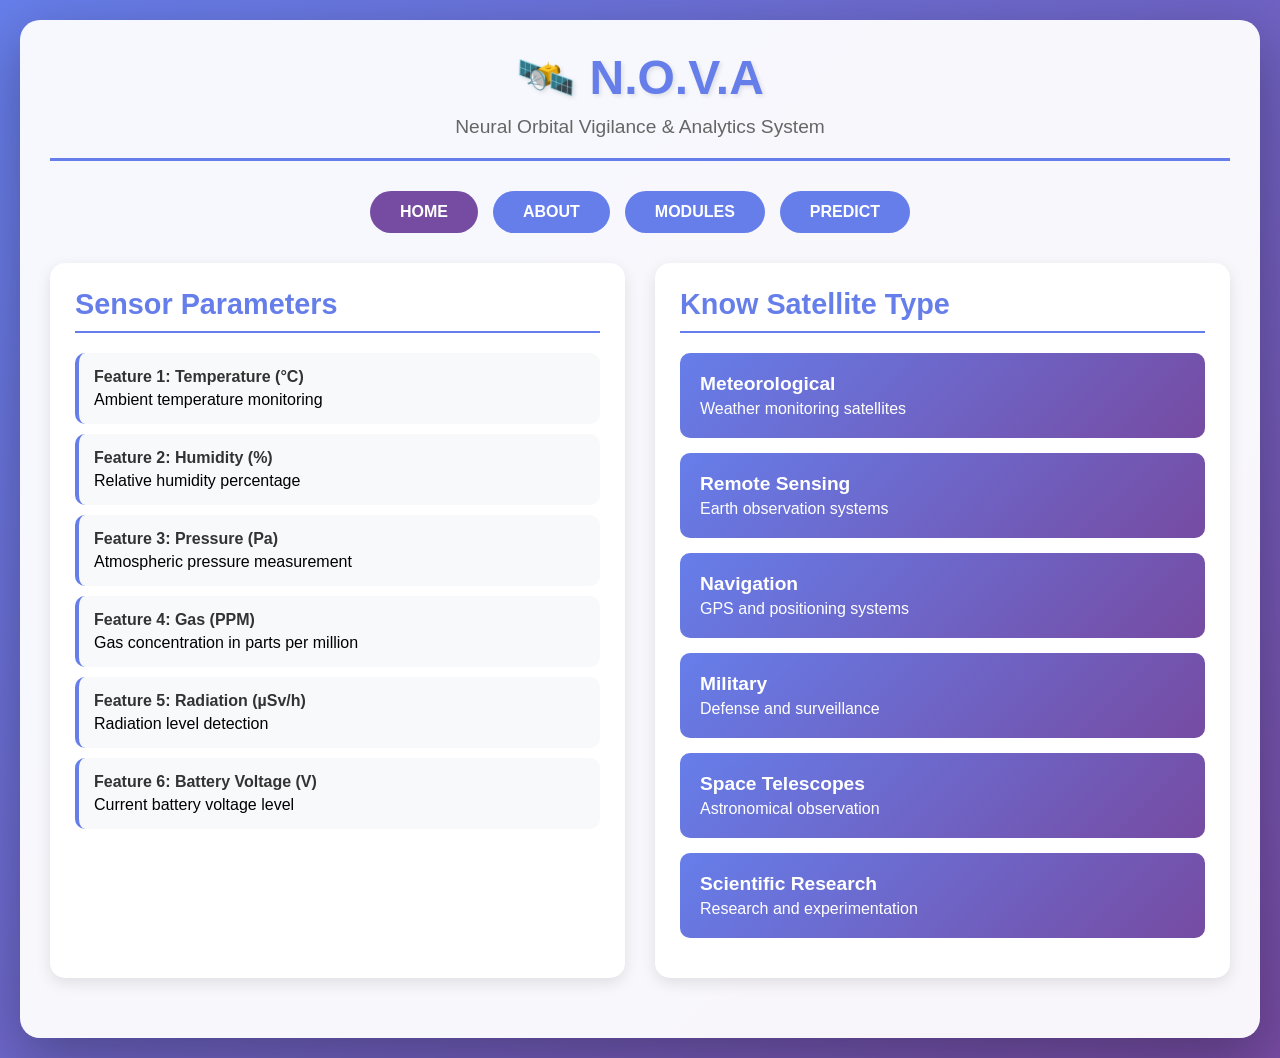
<file: Classification/templates/SPACE_DARK.html>
<!DOCTYPE html>
<html lang="en">
<head>
    <meta charset="UTF-8">
    <meta name="viewport" content="width=device-width, initial-scale=1.0">
    <title>N.O.V.A - Satellite Health Monitoring</title>
    <style>
        * {
            margin: 0;
            padding: 0;
            box-sizing: border-box;
        }

        body {
            font-family: 'Segoe UI', Tahoma, Geneva, Verdana, sans-serif;
            background: linear-gradient(135deg, #667eea 0%, #764ba2 100%);
            min-height: 100vh;
            padding: 20px;
        }

        .container {
            max-width: 1400px;
            margin: 0 auto;
            background: rgba(255, 255, 255, 0.95);
            border-radius: 20px;
            padding: 30px;
            box-shadow: 0 20px 60px rgba(0, 0, 0, 0.3);
        }

        header {
            text-align: center;
            margin-bottom: 30px;
            padding-bottom: 20px;
            border-bottom: 3px solid #667eea;
        }

        h1 {
            font-size: 3em;
            color: #667eea;
            text-shadow: 2px 2px 4px rgba(0, 0, 0, 0.1);
            margin-bottom: 10px;
        }

        .subtitle {
            font-size: 1.2em;
            color: #666;
        }

        nav {
            display: flex;
            justify-content: center;
            gap: 15px;
            margin-bottom: 30px;
            flex-wrap: wrap;
        }

        .nav-btn {
            padding: 12px 30px;
            background: #667eea;
            color: white;
            border: none;
            border-radius: 25px;
            cursor: pointer;
            font-size: 1em;
            font-weight: bold;
            transition: all 0.3s;
        }

        .nav-btn:hover {
            background: #764ba2;
            transform: translateY(-2px);
            box-shadow: 0 5px 15px rgba(0, 0, 0, 0.2);
        }

        .nav-btn.active {
            background: #764ba2;
        }

        .content-section {
            display: none;
            animation: fadeIn 0.5s;
        }

        .content-section.active {
            display: block;
        }

        @keyframes fadeIn {
            from { opacity: 0; transform: translateY(20px); }
            to { opacity: 1; transform: translateY(0); }
        }

        .main-grid {
            display: grid;
            grid-template-columns: 1fr 1fr;
            gap: 30px;
            margin-bottom: 30px;
        }

        .panel {
            background: white;
            border-radius: 15px;
            padding: 25px;
            box-shadow: 0 5px 15px rgba(0, 0, 0, 0.1);
        }

        .panel h2 {
            color: #667eea;
            margin-bottom: 20px;
            font-size: 1.8em;
            border-bottom: 2px solid #667eea;
            padding-bottom: 10px;
        }

        .feature-item {
            background: #f8f9fa;
            padding: 15px;
            margin-bottom: 10px;
            border-radius: 10px;
            border-left: 4px solid #667eea;
        }

        .feature-item h3 {
            color: #333;
            margin-bottom: 5px;
            font-size: 1em;
        }

        .satellite-type {
            background: linear-gradient(135deg, #667eea 0%, #764ba2 100%);
            color: white;
            padding: 20px;
            margin-bottom: 15px;
            border-radius: 10px;
            cursor: pointer;
            transition: all 0.3s;
        }

        .satellite-type:hover {
            transform: translateX(10px);
            box-shadow: 0 5px 15px rgba(0, 0, 0, 0.2);
        }

        .satellite-type h3 {
            font-size: 1.2em;
            margin-bottom: 5px;
        }

        .predict-panel {
            background: white;
            border-radius: 15px;
            padding: 25px;
            box-shadow: 0 5px 15px rgba(0, 0, 0, 0.1);
        }

        .form-grid {
            display: grid;
            grid-template-columns: repeat(auto-fit, minmax(250px, 1fr));
            gap: 15px;
            margin-bottom: 20px;
        }

        .form-group {
            display: flex;
            flex-direction: column;
        }

        .form-group label {
            color: #333;
            margin-bottom: 5px;
            font-weight: 600;
            font-size: 0.9em;
        }

        .form-group input {
            padding: 10px;
            border: 2px solid #ddd;
            border-radius: 8px;
            font-size: 1em;
            transition: border-color 0.3s;
        }

        .form-group input:focus {
            outline: none;
            border-color: #667eea;
        }

        .predict-btn {
            width: 100%;
            padding: 15px;
            background: linear-gradient(135deg, #667eea 0%, #764ba2 100%);
            color: white;
            border: none;
            border-radius: 10px;
            font-size: 1.2em;
            font-weight: bold;
            cursor: pointer;
            transition: all 0.3s;
        }

        .predict-btn:hover {
            transform: translateY(-2px);
            box-shadow: 0 10px 25px rgba(0, 0, 0, 0.2);
        }

        .results {
            margin-top: 25px;
            padding: 20px;
            background: #f8f9fa;
            border-radius: 10px;
            display: none;
        }

        .results.show {
            display: block;
            animation: slideIn 0.5s;
        }

        @keyframes slideIn {
            from { opacity: 0; transform: translateY(-20px); }
            to { opacity: 1; transform: translateY(0); }
        }

        .status-badge {
            display: inline-block;
            padding: 10px 20px;
            border-radius: 25px;
            font-weight: bold;
            font-size: 1.2em;
            margin: 10px 0;
        }

        .status-normal {
            background: #28a745;
            color: white;
        }

        .status-fault {
            background: #dc3545;
            color: white;
        }

        .model-results {
            display: grid;
            grid-template-columns: repeat(auto-fit, minmax(200px, 1fr));
            gap: 15px;
            margin-top: 20px;
        }

        .model-card {
            background: white;
            padding: 15px;
            border-radius: 10px;
            text-align: center;
            box-shadow: 0 3px 10px rgba(0, 0, 0, 0.1);
        }

        .model-card h4 {
            color: #667eea;
            margin-bottom: 10px;
        }

        .satellite-detail {
            background: white;
            border-radius: 15px;
            padding: 25px;
            margin-bottom: 20px;
            box-shadow: 0 5px 15px rgba(0, 0, 0, 0.1);
        }

        .satellite-detail img {
            width: 100%;
            max-height: 300px;
            object-fit: cover;
            border-radius: 10px;
            margin-bottom: 15px;
        }

        .satellite-detail h3 {
            color: #667eea;
            font-size: 1.8em;
            margin-bottom: 15px;
        }

        .satellite-detail p {
            line-height: 1.8;
            color: #555;
            margin-bottom: 10px;
        }

        .example-box {
            background: #f0f4ff;
            padding: 15px;
            border-radius: 10px;
            border-left: 4px solid #667eea;
            margin-top: 15px;
        }

        .algorithm-card {
            background: white;
            border-radius: 15px;
            padding: 25px;
            margin-bottom: 20px;
            box-shadow: 0 5px 15px rgba(0, 0, 0, 0.1);
            border-left: 5px solid #667eea;
        }

        .algorithm-card h3 {
            color: #667eea;
            margin-bottom: 15px;
            font-size: 1.5em;
        }

        .algorithm-card p {
            line-height: 1.8;
            color: #555;
            margin-bottom: 10px;
        }

        .sensor-card {
            background: linear-gradient(135deg, #667eea 0%, #764ba2 100%);
            color: white;
            border-radius: 15px;
            padding: 25px;
            margin-bottom: 20px;
            box-shadow: 0 5px 15px rgba(0, 0, 0, 0.2);
        }

        .sensor-card h3 {
            margin-bottom: 15px;
            font-size: 1.5em;
        }

        .sensor-card p {
            line-height: 1.8;
            margin-bottom: 10px;
        }

        @media (max-width: 768px) {
            .main-grid {
                grid-template-columns: 1fr;
            }
            
            h1 {
                font-size: 2em;
            }
        }
    </style>
</head>
<body>
    <div class="container">
        <header>
            <h1>🛰️ N.O.V.A</h1>
            <p class="subtitle">Neural Orbital Vigilance & Analytics System</p>
        </header>

        <nav>
            <button class="nav-btn active" onclick="showSection('home')">HOME</button>
            <button class="nav-btn" onclick="showSection('about')">ABOUT</button>
            <button class="nav-btn" onclick="showSection('modules')">MODULES</button>
            <button class="nav-btn" onclick="showSection('predict')">PREDICT</button>
        </nav>

        <!-- HOME Section -->
        <div id="home" class="content-section active">
            <div class="main-grid">
                <div class="panel">
                    <h2>Sensor Parameters</h2>
                    <div class="feature-item">
                        <h3>Feature 1: Temperature (°C)</h3>
                        <p>Ambient temperature monitoring</p>
                    </div>
                    <div class="feature-item">
                        <h3>Feature 2: Humidity (%)</h3>
                        <p>Relative humidity percentage</p>
                    </div>
                    <div class="feature-item">
                        <h3>Feature 3: Pressure (Pa)</h3>
                        <p>Atmospheric pressure measurement</p>
                    </div>
                    <div class="feature-item">
                        <h3>Feature 4: Gas (PPM)</h3>
                        <p>Gas concentration in parts per million</p>
                    </div>
                    <div class="feature-item">
                        <h3>Feature 5: Radiation (µSv/h)</h3>
                        <p>Radiation level detection</p>
                    </div>
                    <div class="feature-item">
                        <h3>Feature 6: Battery Voltage (V)</h3>
                        <p>Current battery voltage level</p>
                    </div>
                </div>

                <div class="panel">
                    <h2>Know Satellite Type</h2>
                    <div class="satellite-type" onclick="showSatelliteDetail('meteorological')">
                        <h3>Meteorological</h3>
                        <p>Weather monitoring satellites</p>
                    </div>
                    <div class="satellite-type" onclick="showSatelliteDetail('remote')">
                        <h3>Remote Sensing</h3>
                        <p>Earth observation systems</p>
                    </div>
                    <div class="satellite-type" onclick="showSatelliteDetail('navigation')">
                        <h3>Navigation</h3>
                        <p>GPS and positioning systems</p>
                    </div>
                    <div class="satellite-type" onclick="showSatelliteDetail('military')">
                        <h3>Military</h3>
                        <p>Defense and surveillance</p>
                    </div>
                    <div class="satellite-type" onclick="showSatelliteDetail('space')">
                        <h3>Space Telescopes</h3>
                        <p>Astronomical observation</p>
                    </div>
                    <div class="satellite-type" onclick="showSatelliteDetail('scientific')">
                        <h3>Scientific Research</h3>
                        <p>Research and experimentation</p>
                    </div>
                </div>
            </div>

            <div id="satelliteDetails" style="display: none;"></div>
        </div>

        <!-- ABOUT Section -->
        <div id="about" class="content-section">
            <div class="panel">
                <h2>About N.O.V.A System</h2>
                <p style="line-height: 1.8; color: #555; margin-bottom: 20px;">
                    The Neural Orbital Vigilance & Analytics (N.O.V.A) system is an advanced satellite health monitoring platform that leverages multiple machine learning algorithms to predict potential faults in satellite systems before they occur. This predictive maintenance approach helps prevent catastrophic failures and ensures continuous satellite operations.
                </p>
                
                <h3 style="color: #667eea; margin: 25px 0 15px;">Project Overview</h3>
                <p style="line-height: 1.8; color: #555; margin-bottom: 20px;">
                    This project combines hardware sensor integration with sophisticated machine learning models to create a comprehensive satellite health monitoring solution. The system collects real-time data from various sensors and processes it through multiple classification algorithms to detect anomalies and predict potential failures.
                </p>

                <h3 style="color: #667eea; margin: 25px 0 15px;">Arduino-Based Data Collection</h3>
                <p style="line-height: 1.8; color: #555; margin-bottom: 20px;">
                    The project utilizes an Arduino UNO microcontroller board as the central data acquisition unit. Multiple sensors are interfaced with the Arduino to collect critical satellite health parameters:
                </p>

                <div class="sensor-card">
                    <h3>🌡️ Temperature Sensor</h3>
                    <p>Monitors ambient and component temperatures to detect overheating conditions that could lead to system failures. Critical for thermal management in the vacuum of space.</p>
                </div>

                <div class="sensor-card">
                    <h3>💧 Humidity Sensor</h3>
                    <p>Measures relative humidity levels to prevent moisture-related damage in electronic components. Essential for detecting environmental control issues.</p>
                </div>

                <div class="sensor-card">
                    <h3>📏 Ultrasonic Sensor</h3>
                    <p>Provides distance measurements for proximity detection and collision avoidance. Simulates ranging sensors used in orbital positioning systems.</p>
                </div>

                <div class="sensor-card">
                    <h3>🔬 Gas Sensor (MQ Series)</h3>
                    <p>Detects harmful gas concentrations that could indicate electrical fires or component degradation. Critical for early fire detection in enclosed satellite systems.</p>
                </div>

                <div class="sensor-card">
                    <h3>☢️ Radiation Sensor</h3>
                    <p>Monitors ionizing radiation levels that can damage electronics in space. Tracks cumulative radiation exposure affecting satellite longevity.</p>
                </div>

                <div class="sensor-card">
                    <h3>🔴 IR Sensor (Infrared)</h3>
                    <p>Detects infrared radiation for thermal imaging and object detection. Used for monitoring component temperatures without physical contact.</p>
                </div>

                <h3 style="color: #667eea; margin: 25px 0 15px;">Dataset Generation</h3>
                <p style="line-height: 1.8; color: #555; margin-bottom: 20px;">
                    Initial data was collected from the Arduino sensor module under various simulated conditions. A Python script was then developed to augment this baseline data, generating a comprehensive dataset with realistic variations and edge cases. This synthetic data generation approach allowed us to create a robust training dataset covering scenarios that would be difficult or dangerous to replicate in real hardware testing.
                </p>

                <p style="line-height: 1.8; color: #555; margin-bottom: 20px;">
                    The final dataset includes 16 features (after dropping the timestamp column) representing various satellite health parameters, with a binary target variable (fault_flag) indicating whether a fault condition is present. This balanced dataset enables the machine learning models to learn patterns associated with both normal operations and fault conditions.
                </p>

                <h3 style="color: #667eea; margin: 25px 0 15px;">Machine Learning Pipeline</h3>
                <p style="line-height: 1.8; color: #555; margin-bottom: 20px;">
                    Seven different classification algorithms were trained on the dataset, each offering unique strengths in pattern recognition. This ensemble approach provides robust fault detection by combining multiple perspectives on the data. When predictions disagree, the system uses majority voting to determine the final classification, significantly reducing false positives and negatives.
                </p>
            </div>
        </div>

        <!-- MODULES Section -->
        <div id="modules" class="content-section">
            <div class="panel">
                <h2>Machine Learning Algorithms</h2>
                
                <div class="algorithm-card">
                    <h3>🌳 Decision Tree Classifier</h3>
                    <p>A tree-based model that makes decisions by splitting data based on feature values. Highly interpretable and excellent for understanding which features are most important for fault detection. Works by creating a flowchart-like structure where each internal node represents a test on a feature, each branch represents the outcome, and each leaf node represents a class label.</p>
                    <p><strong>Advantages:</strong> Easy to interpret, handles both numerical and categorical data, requires little data preprocessing.</p>
                </div>

                <div class="algorithm-card">
                    <h3>🎯 K-Nearest Neighbors (KNN)</h3>
                    <p>A non-parametric method that classifies data points based on the classes of their nearest neighbors. The algorithm finds the K closest training examples and assigns the most common class among them. Particularly effective for pattern recognition in sensor data where similar readings indicate similar conditions.</p>
                    <p><strong>Advantages:</strong> Simple to understand, no training phase required, adapts well to new patterns in data.</p>
                </div>

                <div class="algorithm-card">
                    <h3>📈 Logistic Regression</h3>
                    <p>A statistical model that uses a logistic function to model binary outcomes. Despite its name, it's a classification algorithm that estimates probabilities using a sigmoid function. Excellent for baseline performance and understanding feature relationships. Provides probability scores for predictions.</p>
                    <p><strong>Advantages:</strong> Computationally efficient, provides probability estimates, less prone to overfitting with proper regularization.</p>
                </div>

                <div class="algorithm-card">
                    <h3>🧠 Multi-Layer Perceptron (MLP) Neural Network</h3>
                    <p>A feedforward artificial neural network with multiple layers of neurons. Capable of learning complex non-linear relationships in the data through backpropagation. The network consists of an input layer, one or more hidden layers, and an output layer, with each connection having an associated weight that's adjusted during training.</p>
                    <p><strong>Advantages:</strong> Learns complex patterns, handles high-dimensional data well, can approximate any continuous function.</p>
                </div>

                <div class="algorithm-card">
                    <h3>🌲 Random Forest Classifier</h3>
                    <p>An ensemble learning method that constructs multiple decision trees during training and outputs the mode of their predictions. Reduces overfitting by averaging multiple trees and provides robust performance across various datasets. Each tree is trained on a random subset of features and data.</p>
                    <p><strong>Advantages:</strong> Highly accurate, handles missing values well, provides feature importance rankings, resistant to overfitting.</p>
                </div>

                <div class="algorithm-card">
                    <h3>⚡ Support Vector Classifier (SVC)</h3>
                    <p>A powerful algorithm that finds the optimal hyperplane separating different classes in high-dimensional space. Uses kernel tricks to handle non-linear decision boundaries. Particularly effective when there's a clear margin of separation between classes, making it ideal for binary fault detection.</p>
                    <p><strong>Advantages:</strong> Effective in high dimensions, memory efficient, versatile through different kernel functions.</p>
                </div>

                <div class="algorithm-card">
                    <h3>🚀 XGBoost Classifier</h3>
                    <p>An optimized gradient boosting algorithm that builds an ensemble of weak prediction models (typically decision trees) in a sequential manner. Each new tree corrects errors made by previous trees. Known for its speed, performance, and regularization capabilities. Widely used in machine learning competitions due to its exceptional accuracy.</p>
                    <p><strong>Advantages:</strong> Superior performance, handles missing data, built-in regularization prevents overfitting, parallel processing for speed.</p>
                </div>
            </div>

            <div class="panel" style="margin-top: 30px;">
                <h2>Arduino Hardware Components</h2>
                
                <div class="algorithm-card">
                    <h3>🔧 Arduino UNO Board</h3>
                    <p>The Arduino UNO is a microcontroller board based on the ATmega328P. It serves as the brain of our data acquisition system, featuring 14 digital input/output pins, 6 analog inputs, a 16 MHz ceramic resonator, a USB connection, a power jack, an ICSP header, and a reset button.</p>
                    <p><strong>Specifications:</strong> Operating Voltage: 5V, Input Voltage: 7-12V, Digital I/O Pins: 14, Analog Input Pins: 6, Flash Memory: 32 KB, SRAM: 2 KB, Clock Speed: 16 MHz.</p>
                    <p><strong>Role in Project:</strong> Collects data from all connected sensors, performs initial data processing, and transmits readings to the computer via serial communication for dataset generation.</p>
                </div>

                <div class="algorithm-card">
                    <h3>🌡️ DHT11/DHT22 Temperature & Humidity Sensor</h3>
                    <p>Digital sensor that measures temperature and relative humidity. Uses a capacitive humidity sensor and a thermistor to measure the surrounding air. Provides calibrated digital signal output through a single-wire interface.</p>
                    <p><strong>Applications:</strong> Monitors environmental conditions inside satellite compartments, detects thermal anomalies, tracks humidity levels that could affect electronics.</p>
                </div>

                <div class="algorithm-card">
                    <h3>📡 HC-SR04 Ultrasonic Sensor</h3>
                    <p>Non-contact distance measurement sensor using ultrasonic waves. Emits ultrasonic pulses and measures the time taken for echoes to return, calculating distance based on the speed of sound.</p>
                    <p><strong>Applications:</strong> Proximity detection, collision avoidance simulation, measuring vibration amplitude through distance changes, deployment mechanism monitoring.</p>
                </div>

                <div class="algorithm-card">
                    <h3>🔬 MQ-2/MQ-135 Gas Sensor</h3>
                    <p>Semiconductor gas sensor that detects various gases including LPG, propane, methane, hydrogen, alcohol, smoke, and carbon dioxide. Changes resistance based on gas concentration, providing analog voltage output.</p>
                    <p><strong>Applications:</strong> Early fire detection, outgassing detection from materials, air quality monitoring, identifying electrical component failures through unusual gas emissions.</p>
                </div>

                <div class="algorithm-card">
                    <h3>🔴 IR Sensor Module</h3>
                    <p>Infrared proximity sensor that detects objects and measures infrared radiation. Consists of an IR LED transmitter and a photodiode receiver. Can operate in both digital (object detection) and analog (distance measurement) modes.</p>
                    <p><strong>Applications:</strong> Non-contact temperature monitoring, object detection, tracking solar panel orientation, detecting mechanical failures through thermal signatures.</p>
                </div>

                <div class="algorithm-card">
                    <h3>☢️ Geiger Counter / Radiation Sensor</h3>
                    <p>Detects ionizing radiation including alpha, beta, and gamma particles. In our simulation, we model radiation exposure levels that satellites experience in various orbital environments.</p>
                    <p><strong>Applications:</strong> Cumulative radiation dose tracking, identifying high-radiation zones, predicting component degradation due to radiation exposure, ensuring safety margins.</p>
                </div>
            </div>
        </div>

        <!-- PREDICT Section -->
        <div id="predict" class="content-section">
            <div class="predict-panel">
                <h2 style="color: #667eea; margin-bottom: 25px;">🎯 Predict Satellite Health</h2>
                
                <form id="predictForm">
                    <div class="form-grid">
                        <div class="form-group">
                            <label>Temperature (°C)</label>
                            <input type="number" step="0.01" name="temperature_c" required>
                        </div>
                        <div class="form-group">
                            <label>Humidity (%)</label>
                            <input type="number" step="0.01" name="humidity_percent" required>
                        </div>
                        <div class="form-group">
                            <label>Pressure (Pa)</label>
                            <input type="number" step="0.01" name="pressure_pa" required>
                        </div>
                        <div class="form-group">
                            <label>Gas (PPM)</label>
                            <input type="number" step="0.01" name="gas_ppm" required>
                        </div>
                        <div class="form-group">
                            <label>Radiation (µSv/h)</label>
                            <input type="number" step="0.01" name="radiation_usv_h" required>
                        </div>
                        <div class="form-group">
                            <label>Battery Voltage (V)</label>
                            <input type="number" step="0.01" name="battery_voltage_v" required>
                        </div>
                        <div class="form-group">
                            <label>Solar Current (mA)</label>
                            <input type="number" step="0.01" name="solar_current_ma" required>
                        </div>
                        <div class="form-group">
                            <label>CPU Temperature (°C)</label>
                            <input type="number" step="0.01" name="cpu_temp_c" required>
                        </div>
                        <div class="form-group">
                            <label>Vibration (mm/s)</label>
                            <input type="number" step="0.01" name="vibration_mms" required>
                        </div>
                        <div class="form-group">
                            <label>Satellite Mode</label>
                            <input type="number" step="1" name="satellite_mode" required>
                        </div>
                        <div class="form-group">
                            <label>Region</label>
                            <input type="number" step="1" name="region" required>
                        </div>
                        <div class="form-group">
                            <label>Battery Voltage Next (V)</label>
                            <input type="number" step="0.01" name="battery_voltage_next" required>
                        </div>
                        <div class="form-group">
                            <label>Altitude (m)</label>
                            <input type="number" step="0.01" name="altitude_m" required>
                        </div>
                        <div class="form-group">
                            <label>Magnetic Field (µT)</label>
                            <input type="number" step="0.01" name="magnetic_field_uT" required>
                        </div>
                        <div class="form-group">
                            <label>Solar Panel Temp (°C)</label>
                            <input type="number" step="0.01" name="solar_panel_temp_c" required>
                        </div>
                        <div class="form-group">
                            <label>Gyro Stability Index</label>
                            <input type="number" step="0.01" name="gyro_stability_index" required>
                        </div>
                    </div>
                    
                    <button type="submit" class="predict-btn">🚀 Analyze Satellite Health</button>
                </form>

                <div id="results" class="results">
                    <h3 style="color: #667eea; margin-bottom: 15px;">Analysis Results</h3>
                    <div id="overallStatus"></div>
                    <div id="modelResults" class="model-results"></div>
                </div>
            </div>
        </div>
    </div>

    <script>
        function showSection(sectionId) {
            const sections = document.querySelectorAll('.content-section');
            const buttons = document.querySelectorAll('.nav-btn');
            
            sections.forEach(section => section.classList.remove('active'));
            buttons.forEach(btn => btn.classList.remove('active'));
            
            document.getElementById(sectionId).classList.add('active');
            event.target.classList.add('active');
        }

        function showSatelliteDetail(type) {
            const details = {
                meteorological: {
                    title: 'Meteorological Satellites',
                    image: 'https://images.unsplash.com/photo-1446776653964-20c1d3a81b06?w=800',
                    description: 'Meteorological satellites are specialized spacecraft designed to monitor Earth\'s weather and climate patterns. They orbit the planet continuously, capturing vital atmospheric data including cloud formations, temperature gradients, precipitation patterns, and storm systems.',
                    example: '<strong>Real-Life Example: GOES-R Series</strong><br>The Geostationary Operational Environmental Satellites (GOES) operated by NOAA provide continuous weather monitoring for the Americas. GOES-16 and GOES-17 capture high-resolution imagery every 30 seconds, enabling meteorologists to track hurricanes, severe storms, and weather fronts in real-time. These satellites have revolutionized weather forecasting, providing early warnings that save countless lives during natural disasters.'
                },
                remote: {
                    title: 'Remote Sensing Satellites',
                    image: 'https://images.unsplash.com/photo-1446776811953-b23d57bd21aa?w=800',
                    description: 'Remote sensing satellites are Earth observation platforms that capture detailed imagery and data about our planet\'s surface. Using various sensors including optical cameras, infrared detectors, and radar systems, they monitor land use, vegetation health, urban development, and environmental changes.',
                    example: '<strong>Real-Life Example: Landsat Program</strong><br>The Landsat series, a joint program by NASA and USGS, has been continuously observing Earth since 1972. Landsat 8 and 9 provide multispectral imagery with 30-meter resolution, enabling applications in agriculture, forestry, water resource management, and urban planning. The program has created an invaluable archive documenting 50+ years of planetary change, helping scientists track deforestation, glacier retreat, and urban expansion globally.'
                },
                navigation: {
                    title: 'Navigation Satellites',
                    image: 'https://images.unsplash.com/photo-1516849677043-ef67c9557e16?w=800',
                    description: 'Navigation satellites form the backbone of Global Navigation Satellite Systems (GNSS), providing precise positioning, navigation, and timing services worldwide. These satellites transmit radio signals that allow receivers on Earth to determine their exact location, velocity, and time with remarkable accuracy.',
                    example: '<strong>Real-Life Example: GPS Constellation</strong><br>The Global Positioning System (GPS) consists of 31 operational satellites orbiting at approximately 20,200 km altitude. Each satellite broadcasts precise timing signals, and GPS receivers use signals from at least four satellites to triangulate position with accuracy better than 5 meters. GPS has become essential for navigation, agriculture, surveying, aviation, and countless smartphone applications used by billions of people daily.'
                },
                military: {
                    title: 'Military Satellites',
                    image: 'https://images.unsplash.com/photo-1454789548928-9efd52dc4031?w=800',
                    description: 'Military satellites serve critical defense and intelligence functions including surveillance, reconnaissance, secure communications, missile warning, and signals intelligence. These classified systems provide strategic advantages in national security, enabling real-time battlefield awareness and secure command-and-control capabilities.',
                    example: '<strong>Real-Life Example: SBIRS (Space-Based Infrared System)</strong><br>The SBIRS constellation, operated by the U.S. Space Force, provides early warning of ballistic missile launches using sophisticated infrared sensors. These satellites detect the heat signatures of missile launches within seconds, providing critical warning time for defensive responses. SBIRS satellites operate in both geostationary and highly elliptical orbits, ensuring continuous global coverage for missile defense and strategic intelligence.'
                },
                space: {
                    title: 'Space Telescopes',
                    image: 'https://images.unsplash.com/photo-1462331940025-496dfbfc7564?w=800',
                    description: 'Space telescopes are astronomical observatories positioned beyond Earth\'s atmosphere, enabling unprecedented views of the universe without atmospheric distortion. These platforms observe across the electromagnetic spectrum from infrared to ultraviolet, revealing cosmic phenomena impossible to study from ground-based telescopes.',
                    example: '<strong>Real-Life Example: James Webb Space Telescope (JWST)</strong><br>Launched in 2021, the James Webb Space Telescope orbits at the L2 Lagrange point, 1.5 million km from Earth. With its 6.5-meter segmented mirror and infrared instruments cooled to -233°C, JWST peers into the earliest moments of the universe, observing galaxies formed just hundreds of millions of years after the Big Bang. It has already revolutionized our understanding of exoplanets, star formation, and galaxy evolution, capturing images of unprecedented clarity and scientific value.'
                },
                scientific: {
                    title: 'Scientific Research Satellites',
                    image: 'https://images.unsplash.com/photo-1516339901601-2e1b62dc0c45?w=800',
                    description: 'Scientific research satellites conduct experiments and gather data across various scientific disciplines including physics, biology, materials science, and Earth sciences. These platforms provide unique microgravity environments and vantage points for studying phenomena impossible to observe on Earth.',
                    example: '<strong>Real-Life Example: International Space Station (ISS)</strong><br>While technically a space station rather than a satellite, the ISS represents humanity\'s premier orbital research laboratory. Orbiting at 400 km altitude with continuous human presence since 2000, it hosts hundreds of experiments studying protein crystallization, combustion physics, plant growth in microgravity, human physiology, and materials science. Research conducted aboard the ISS has led to advances in drug development, water purification, and our understanding of long-duration spaceflight effects on the human body.'
                }
            };

            const detail = details[type];
            const detailsDiv = document.getElementById('satelliteDetails');
            
            detailsDiv.innerHTML = `
                <div class="satellite-detail">
                    <img src="${detail.image}" alt="${detail.title}">
                    <h3>${detail.title}</h3>
                    <p>${detail.description}</p>
                    <div class="example-box">
                        <p>${detail.example}</p>
                    </div>
                </div>
            `;
            
            detailsDiv.style.display = 'block';
            detailsDiv.scrollIntoView({ behavior: 'smooth' });
        }

        document.getElementById('predictForm').addEventListener('submit', async (e) => {
            e.preventDefault();
            
            const formData = new FormData(e.target);
            const data = Object.fromEntries(formData.entries());
            
            try {
                const response = await fetch('/predict', {
                    method: 'POST',
                    headers: {
                        'Content-Type': 'application/json'
                    },
                    body: JSON.stringify(data)
                });
                
                const result = await response.json();
                
                if (result.success) {
                    const resultsDiv = document.getElementById('results');
                    const overallStatus = document.getElementById('overallStatus');
                    const modelResults = document.getElementById('modelResults');
                    
                    const statusClass = result.overall_status === 'FAULT DETECTED' ? 'status-fault' : 'status-normal';
                    const statusIcon = result.overall_status === 'FAULT DETECTED' ? '⚠️' : '✅';
                    
                    overallStatus.innerHTML = `
                        <div class="status-badge ${statusClass}">
                            ${statusIcon} ${result.overall_status}
                        </div>
                        <p style="margin-top: 15px; font-size: 1.1em;">
                            <strong>Confidence:</strong> ${result.confidence}%<br>
                            <strong>Models Detecting Fault:</strong> ${result.fault_count} / ${result.total_models}
                        </p>
                    `;
                    
                    let modelsHTML = '';
                    for (const [model, pred] of Object.entries(result.predictions)) {
                        const modelStatusClass = pred.status === 'FAULT DETECTED' ? 'status-fault' : 'status-normal';
                        modelsHTML += `
                            <div class="model-card">
                                <h4>${model}</h4>
                                <div class="status-badge ${modelStatusClass}" style="font-size: 0.9em; padding: 8px 15px;">
                                    ${pred.status}
                                </div>
                            </div>
                        `;
                    }
                    
                    modelResults.innerHTML = modelsHTML;
                    resultsDiv.classList.add('show');
                    resultsDiv.scrollIntoView({ behavior: 'smooth' });
                } else {
                    alert('Error: ' + result.error);
                }
            } catch (error) {
                alert('Error connecting to server: ' + error.message);
            }
        });
    </script>
</body>
</html>
</file>
